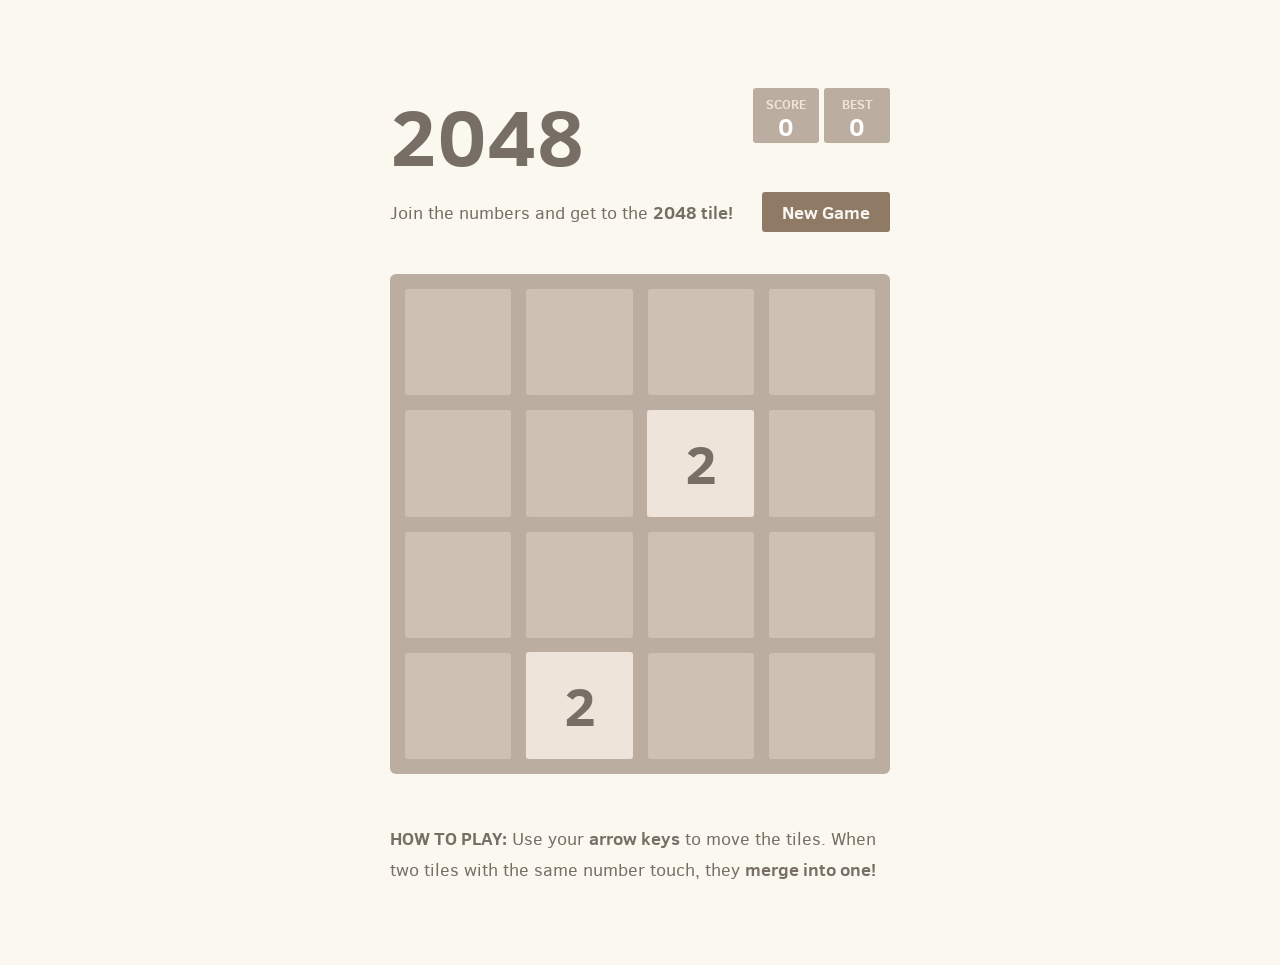
<file: 2048/index.html>
<!DOCTYPE html>
<html>

<head>
  <meta charset="utf-8">
  <title>2048</title>

  <link href="style/main.css" rel="stylesheet" type="text/css">
  <link rel="shortcut icon" href="favicon.ico">
  <link rel="apple-touch-icon" href="meta/apple-touch-icon.png">
  <link rel="apple-touch-startup-image" href="meta/apple-touch-startup-image-640x1096.png" media="(device-width: 320px) and (device-height: 568px) and (-webkit-device-pixel-ratio: 2)"> <!-- iPhone 5+ -->
  <link rel="apple-touch-startup-image" href="meta/apple-touch-startup-image-640x920.png"  media="(device-width: 320px) and (device-height: 480px) and (-webkit-device-pixel-ratio: 2)"> <!-- iPhone, retina -->
  <meta name="apple-mobile-web-app-capable" content="yes">
  <meta name="apple-mobile-web-app-status-bar-style" content="black">

  <meta name="HandheldFriendly" content="True">
  <meta name="MobileOptimized" content="320">
  <meta name="viewport" content="width=device-width, target-densitydpi=160dpi, initial-scale=1.0, maximum-scale=1, user-scalable=no, minimal-ui">
</head>
<body>
  <div class="container">
    <div class="heading">
      <h1 class="title">2048</h1>
      <div class="scores-container">
        <div class="score-container">0</div>
        <div class="best-container">0</div>
      </div>
    </div>

    <div class="above-game">
      <p class="game-intro">Join the numbers and get to the <strong>2048 tile!</strong></p>
      <a class="restart-button">New Game</a>
    </div>

    <div class="game-container">
      <div class="game-message">
        <p></p>
        <div class="lower">
	        <a class="keep-playing-button">Keep going</a>
          <a class="retry-button">Try again</a>
        </div>
      </div>

      <div class="grid-container">
        <div class="grid-row">
          <div class="grid-cell"></div>
          <div class="grid-cell"></div>
          <div class="grid-cell"></div>
          <div class="grid-cell"></div>
        </div>
        <div class="grid-row">
          <div class="grid-cell"></div>
          <div class="grid-cell"></div>
          <div class="grid-cell"></div>
          <div class="grid-cell"></div>
        </div>
        <div class="grid-row">
          <div class="grid-cell"></div>
          <div class="grid-cell"></div>
          <div class="grid-cell"></div>
          <div class="grid-cell"></div>
        </div>
        <div class="grid-row">
          <div class="grid-cell"></div>
          <div class="grid-cell"></div>
          <div class="grid-cell"></div>
          <div class="grid-cell"></div>
        </div>
      </div>

      <div class="tile-container">

      </div>
    </div>

    <p class="game-explanation">
      <strong class="important">How to play:</strong> Use your <strong>arrow keys</strong> to move the tiles. When two tiles with the same number touch, they <strong>merge into one!</strong>
    </p>
  </div>

  <script src="js/bind_polyfill.js"></script>
  <script src="js/classlist_polyfill.js"></script>
  <script src="js/animframe_polyfill.js"></script>
  <script src="js/keyboard_input_manager.js"></script>
  <script src="js/html_actuator.js"></script>
  <script src="js/grid.js"></script>
  <script src="js/tile.js"></script>
  <script src="js/local_storage_manager.js"></script>
  <script src="js/game_manager.js"></script>
  <script src="js/application.js"></script>
</body>

</html>
</file>
<file: 2048/style/main.css>
@import url(fonts/clear-sans.css);
html, body {
  margin: 0;
  padding: 0;
  background: #faf8ef;
  color: #776e65;
  font-family: "Clear Sans", "Helvetica Neue", Arial, sans-serif;
  font-size: 18px; }

body {
  margin: 80px 0; }

.heading:after {
  content: "";
  display: block;
  clear: both; }

h1.title {
  font-size: 80px;
  font-weight: bold;
  margin: 0;
  display: block;
  float: left; }

@-webkit-keyframes move-up {
  0% {
    top: 25px;
    opacity: 1; }

  100% {
    top: -50px;
    opacity: 0; } }
@-moz-keyframes move-up {
  0% {
    top: 25px;
    opacity: 1; }

  100% {
    top: -50px;
    opacity: 0; } }
@keyframes move-up {
  0% {
    top: 25px;
    opacity: 1; }

  100% {
    top: -50px;
    opacity: 0; } }
.scores-container {
  float: right;
  text-align: right; }

.score-container, .best-container {
  position: relative;
  display: inline-block;
  background: #bbada0;
  padding: 15px 25px;
  font-size: 25px;
  height: 25px;
  line-height: 47px;
  font-weight: bold;
  border-radius: 3px;
  color: white;
  margin-top: 8px;
  text-align: center; }
  .score-container:after, .best-container:after {
    position: absolute;
    width: 100%;
    top: 10px;
    left: 0;
    text-transform: uppercase;
    font-size: 13px;
    line-height: 13px;
    text-align: center;
    color: #eee4da; }
  .score-container .score-addition, .best-container .score-addition {
    position: absolute;
    right: 30px;
    color: red;
    font-size: 25px;
    line-height: 25px;
    font-weight: bold;
    color: rgba(119, 110, 101, 0.9);
    z-index: 100;
    -webkit-animation: move-up 600ms ease-in;
    -moz-animation: move-up 600ms ease-in;
    animation: move-up 600ms ease-in;
    -webkit-animation-fill-mode: both;
    -moz-animation-fill-mode: both;
    animation-fill-mode: both; }

.score-container:after {
  content: "Score"; }

.best-container:after {
  content: "Best"; }

p {
  margin-top: 0;
  margin-bottom: 10px;
  line-height: 1.65; }

a {
  color: #776e65;
  font-weight: bold;
  text-decoration: underline;
  cursor: pointer; }

strong.important {
  text-transform: uppercase; }

hr {
  border: none;
  border-bottom: 1px solid #d8d4d0;
  margin-top: 20px;
  margin-bottom: 30px; }

.container {
  width: 500px;
  margin: 0 auto; }

@-webkit-keyframes fade-in {
  0% {
    opacity: 0; }

  100% {
    opacity: 1; } }
@-moz-keyframes fade-in {
  0% {
    opacity: 0; }

  100% {
    opacity: 1; } }
@keyframes fade-in {
  0% {
    opacity: 0; }

  100% {
    opacity: 1; } }
.game-container {
  margin-top: 40px;
  position: relative;
  padding: 15px;
  cursor: default;
  -webkit-touch-callout: none;
  -ms-touch-callout: none;
  -webkit-user-select: none;
  -moz-user-select: none;
  -ms-user-select: none;
  -ms-touch-action: none;
  touch-action: none;
  background: #bbada0;
  border-radius: 6px;
  width: 500px;
  height: 500px;
  -webkit-box-sizing: border-box;
  -moz-box-sizing: border-box;
  box-sizing: border-box; }
  .game-container .game-message {
    display: none;
    position: absolute;
    top: 0;
    right: 0;
    bottom: 0;
    left: 0;
    background: rgba(238, 228, 218, 0.5);
    z-index: 100;
    text-align: center;
    -webkit-animation: fade-in 800ms ease 1200ms;
    -moz-animation: fade-in 800ms ease 1200ms;
    animation: fade-in 800ms ease 1200ms;
    -webkit-animation-fill-mode: both;
    -moz-animation-fill-mode: both;
    animation-fill-mode: both; }
    .game-container .game-message p {
      font-size: 60px;
      font-weight: bold;
      height: 60px;
      line-height: 60px;
      margin-top: 222px; }
    .game-container .game-message .lower {
      display: block;
      margin-top: 59px; }
    .game-container .game-message a {
      display: inline-block;
      background: #8f7a66;
      border-radius: 3px;
      padding: 0 20px;
      text-decoration: none;
      color: #f9f6f2;
      height: 40px;
      line-height: 42px;
      margin-left: 9px; }
      .game-container .game-message a.keep-playing-button {
        display: none; }
    .game-container .game-message.game-won {
      background: rgba(237, 194, 46, 0.5);
      color: #f9f6f2; }
      .game-container .game-message.game-won a.keep-playing-button {
        display: inline-block; }
    .game-container .game-message.game-won, .game-container .game-message.game-over {
      display: block; }

.grid-container {
  position: absolute;
  z-index: 1; }

.grid-row {
  margin-bottom: 15px; }
  .grid-row:last-child {
    margin-bottom: 0; }
  .grid-row:after {
    content: "";
    display: block;
    clear: both; }

.grid-cell {
  width: 106.25px;
  height: 106.25px;
  margin-right: 15px;
  float: left;
  border-radius: 3px;
  background: rgba(238, 228, 218, 0.35); }
  .grid-cell:last-child {
    margin-right: 0; }

.tile-container {
  position: absolute;
  z-index: 2; }

.tile, .tile .tile-inner {
  width: 107px;
  height: 107px;
  line-height: 107px; }
.tile.tile-position-1-1 {
  -webkit-transform: translate(0px, 0px);
  -moz-transform: translate(0px, 0px);
  -ms-transform: translate(0px, 0px);
  transform: translate(0px, 0px); }
.tile.tile-position-1-2 {
  -webkit-transform: translate(0px, 121px);
  -moz-transform: translate(0px, 121px);
  -ms-transform: translate(0px, 121px);
  transform: translate(0px, 121px); }
.tile.tile-position-1-3 {
  -webkit-transform: translate(0px, 242px);
  -moz-transform: translate(0px, 242px);
  -ms-transform: translate(0px, 242px);
  transform: translate(0px, 242px); }
.tile.tile-position-1-4 {
  -webkit-transform: translate(0px, 363px);
  -moz-transform: translate(0px, 363px);
  -ms-transform: translate(0px, 363px);
  transform: translate(0px, 363px); }
.tile.tile-position-2-1 {
  -webkit-transform: translate(121px, 0px);
  -moz-transform: translate(121px, 0px);
  -ms-transform: translate(121px, 0px);
  transform: translate(121px, 0px); }
.tile.tile-position-2-2 {
  -webkit-transform: translate(121px, 121px);
  -moz-transform: translate(121px, 121px);
  -ms-transform: translate(121px, 121px);
  transform: translate(121px, 121px); }
.tile.tile-position-2-3 {
  -webkit-transform: translate(121px, 242px);
  -moz-transform: translate(121px, 242px);
  -ms-transform: translate(121px, 242px);
  transform: translate(121px, 242px); }
.tile.tile-position-2-4 {
  -webkit-transform: translate(121px, 363px);
  -moz-transform: translate(121px, 363px);
  -ms-transform: translate(121px, 363px);
  transform: translate(121px, 363px); }
.tile.tile-position-3-1 {
  -webkit-transform: translate(242px, 0px);
  -moz-transform: translate(242px, 0px);
  -ms-transform: translate(242px, 0px);
  transform: translate(242px, 0px); }
.tile.tile-position-3-2 {
  -webkit-transform: translate(242px, 121px);
  -moz-transform: translate(242px, 121px);
  -ms-transform: translate(242px, 121px);
  transform: translate(242px, 121px); }
.tile.tile-position-3-3 {
  -webkit-transform: translate(242px, 242px);
  -moz-transform: translate(242px, 242px);
  -ms-transform: translate(242px, 242px);
  transform: translate(242px, 242px); }
.tile.tile-position-3-4 {
  -webkit-transform: translate(242px, 363px);
  -moz-transform: translate(242px, 363px);
  -ms-transform: translate(242px, 363px);
  transform: translate(242px, 363px); }
.tile.tile-position-4-1 {
  -webkit-transform: translate(363px, 0px);
  -moz-transform: translate(363px, 0px);
  -ms-transform: translate(363px, 0px);
  transform: translate(363px, 0px); }
.tile.tile-position-4-2 {
  -webkit-transform: translate(363px, 121px);
  -moz-transform: translate(363px, 121px);
  -ms-transform: translate(363px, 121px);
  transform: translate(363px, 121px); }
.tile.tile-position-4-3 {
  -webkit-transform: translate(363px, 242px);
  -moz-transform: translate(363px, 242px);
  -ms-transform: translate(363px, 242px);
  transform: translate(363px, 242px); }
.tile.tile-position-4-4 {
  -webkit-transform: translate(363px, 363px);
  -moz-transform: translate(363px, 363px);
  -ms-transform: translate(363px, 363px);
  transform: translate(363px, 363px); }

.tile {
  position: absolute;
  -webkit-transition: 100ms ease-in-out;
  -moz-transition: 100ms ease-in-out;
  transition: 100ms ease-in-out;
  -webkit-transition-property: -webkit-transform;
  -moz-transition-property: -moz-transform;
  transition-property: transform; }
  .tile .tile-inner {
    border-radius: 3px;
    background: #eee4da;
    text-align: center;
    font-weight: bold;
    z-index: 10;
    font-size: 55px; }
  .tile.tile-2 .tile-inner {
    background: #eee4da;
    box-shadow: 0 0 30px 10px rgba(243, 215, 116, 0), inset 0 0 0 1px rgba(255, 255, 255, 0); }
  .tile.tile-4 .tile-inner {
    background: #ede0c8;
    box-shadow: 0 0 30px 10px rgba(243, 215, 116, 0), inset 0 0 0 1px rgba(255, 255, 255, 0); }
  .tile.tile-8 .tile-inner {
    color: #f9f6f2;
    background: #f2b179; }
  .tile.tile-16 .tile-inner {
    color: #f9f6f2;
    background: #f59563; }
  .tile.tile-32 .tile-inner {
    color: #f9f6f2;
    background: #f67c5f; }
  .tile.tile-64 .tile-inner {
    color: #f9f6f2;
    background: #f65e3b; }
  .tile.tile-128 .tile-inner {
    color: #f9f6f2;
    background: #edcf72;
    box-shadow: 0 0 30px 10px rgba(243, 215, 116, 0.2381), inset 0 0 0 1px rgba(255, 255, 255, 0.14286);
    font-size: 45px; }
    @media screen and (max-width: 520px) {
      .tile.tile-128 .tile-inner {
        font-size: 25px; } }
  .tile.tile-256 .tile-inner {
    color: #f9f6f2;
    background: #edcc61;
    box-shadow: 0 0 30px 10px rgba(243, 215, 116, 0.31746), inset 0 0 0 1px rgba(255, 255, 255, 0.19048);
    font-size: 45px; }
    @media screen and (max-width: 520px) {
      .tile.tile-256 .tile-inner {
        font-size: 25px; } }
  .tile.tile-512 .tile-inner {
    color: #f9f6f2;
    background: #edc850;
    box-shadow: 0 0 30px 10px rgba(243, 215, 116, 0.39683), inset 0 0 0 1px rgba(255, 255, 255, 0.2381);
    font-size: 45px; }
    @media screen and (max-width: 520px) {
      .tile.tile-512 .tile-inner {
        font-size: 25px; } }
  .tile.tile-1024 .tile-inner {
    color: #f9f6f2;
    background: #edc53f;
    box-shadow: 0 0 30px 10px rgba(243, 215, 116, 0.47619), inset 0 0 0 1px rgba(255, 255, 255, 0.28571);
    font-size: 35px; }
    @media screen and (max-width: 520px) {
      .tile.tile-1024 .tile-inner {
        font-size: 15px; } }
  .tile.tile-2048 .tile-inner {
    color: #f9f6f2;
    background: #edc22e;
    box-shadow: 0 0 30px 10px rgba(243, 215, 116, 0.55556), inset 0 0 0 1px rgba(255, 255, 255, 0.33333);
    font-size: 35px; }
    @media screen and (max-width: 520px) {
      .tile.tile-2048 .tile-inner {
        font-size: 15px; } }
  .tile.tile-super .tile-inner {
    color: #f9f6f2;
    background: #3c3a32;
    font-size: 30px; }
    @media screen and (max-width: 520px) {
      .tile.tile-super .tile-inner {
        font-size: 10px; } }

@-webkit-keyframes appear {
  0% {
    opacity: 0;
    -webkit-transform: scale(0);
    -moz-transform: scale(0);
    -ms-transform: scale(0);
    transform: scale(0); }

  100% {
    opacity: 1;
    -webkit-transform: scale(1);
    -moz-transform: scale(1);
    -ms-transform: scale(1);
    transform: scale(1); } }
@-moz-keyframes appear {
  0% {
    opacity: 0;
    -webkit-transform: scale(0);
    -moz-transform: scale(0);
    -ms-transform: scale(0);
    transform: scale(0); }

  100% {
    opacity: 1;
    -webkit-transform: scale(1);
    -moz-transform: scale(1);
    -ms-transform: scale(1);
    transform: scale(1); } }
@keyframes appear {
  0% {
    opacity: 0;
    -webkit-transform: scale(0);
    -moz-transform: scale(0);
    -ms-transform: scale(0);
    transform: scale(0); }

  100% {
    opacity: 1;
    -webkit-transform: scale(1);
    -moz-transform: scale(1);
    -ms-transform: scale(1);
    transform: scale(1); } }
.tile-new .tile-inner {
  -webkit-animation: appear 200ms ease 100ms;
  -moz-animation: appear 200ms ease 100ms;
  animation: appear 200ms ease 100ms;
  -webkit-animation-fill-mode: backwards;
  -moz-animation-fill-mode: backwards;
  animation-fill-mode: backwards; }

@-webkit-keyframes pop {
  0% {
    -webkit-transform: scale(0);
    -moz-transform: scale(0);
    -ms-transform: scale(0);
    transform: scale(0); }

  50% {
    -webkit-transform: scale(1.2);
    -moz-transform: scale(1.2);
    -ms-transform: scale(1.2);
    transform: scale(1.2); }

  100% {
    -webkit-transform: scale(1);
    -moz-transform: scale(1);
    -ms-transform: scale(1);
    transform: scale(1); } }
@-moz-keyframes pop {
  0% {
    -webkit-transform: scale(0);
    -moz-transform: scale(0);
    -ms-transform: scale(0);
    transform: scale(0); }

  50% {
    -webkit-transform: scale(1.2);
    -moz-transform: scale(1.2);
    -ms-transform: scale(1.2);
    transform: scale(1.2); }

  100% {
    -webkit-transform: scale(1);
    -moz-transform: scale(1);
    -ms-transform: scale(1);
    transform: scale(1); } }
@keyframes pop {
  0% {
    -webkit-transform: scale(0);
    -moz-transform: scale(0);
    -ms-transform: scale(0);
    transform: scale(0); }

  50% {
    -webkit-transform: scale(1.2);
    -moz-transform: scale(1.2);
    -ms-transform: scale(1.2);
    transform: scale(1.2); }

  100% {
    -webkit-transform: scale(1);
    -moz-transform: scale(1);
    -ms-transform: scale(1);
    transform: scale(1); } }
.tile-merged .tile-inner {
  z-index: 20;
  -webkit-animation: pop 200ms ease 100ms;
  -moz-animation: pop 200ms ease 100ms;
  animation: pop 200ms ease 100ms;
  -webkit-animation-fill-mode: backwards;
  -moz-animation-fill-mode: backwards;
  animation-fill-mode: backwards; }

.above-game:after {
  content: "";
  display: block;
  clear: both; }

.game-intro {
  float: left;
  line-height: 42px;
  margin-bottom: 0; }

.restart-button {
  display: inline-block;
  background: #8f7a66;
  border-radius: 3px;
  padding: 0 20px;
  text-decoration: none;
  color: #f9f6f2;
  height: 40px;
  line-height: 42px;
  display: block;
  text-align: center;
  float: right; }

.game-explanation {
  margin-top: 50px; }

@media screen and (max-width: 520px) {
  html, body {
    font-size: 15px; }

  body {
    margin: 20px 0;
    padding: 0 20px; }

  h1.title {
    font-size: 27px;
    margin-top: 15px; }

  .container {
    width: 280px;
    margin: 0 auto; }

  .score-container, .best-container {
    margin-top: 0;
    padding: 15px 10px;
    min-width: 40px; }

  .heading {
    margin-bottom: 10px; }

  .game-intro {
    width: 55%;
    display: block;
    box-sizing: border-box;
    line-height: 1.65; }

  .restart-button {
    width: 42%;
    padding: 0;
    display: block;
    box-sizing: border-box;
    margin-top: 2px; }

  .game-container {
    margin-top: 17px;
    position: relative;
    padding: 10px;
    cursor: default;
    -webkit-touch-callout: none;
    -ms-touch-callout: none;
    -webkit-user-select: none;
    -moz-user-select: none;
    -ms-user-select: none;
    -ms-touch-action: none;
    touch-action: none;
    background: #bbada0;
    border-radius: 6px;
    width: 280px;
    height: 280px;
    -webkit-box-sizing: border-box;
    -moz-box-sizing: border-box;
    box-sizing: border-box; }
    .game-container .game-message {
      display: none;
      position: absolute;
      top: 0;
      right: 0;
      bottom: 0;
      left: 0;
      background: rgba(238, 228, 218, 0.5);
      z-index: 100;
      text-align: center;
      -webkit-animation: fade-in 800ms ease 1200ms;
      -moz-animation: fade-in 800ms ease 1200ms;
      animation: fade-in 800ms ease 1200ms;
      -webkit-animation-fill-mode: both;
      -moz-animation-fill-mode: both;
      animation-fill-mode: both; }
      .game-container .game-message p {
        font-size: 60px;
        font-weight: bold;
        height: 60px;
        line-height: 60px;
        margin-top: 222px; }
      .game-container .game-message .lower {
        display: block;
        margin-top: 59px; }
      .game-container .game-message a {
        display: inline-block;
        background: #8f7a66;
        border-radius: 3px;
        padding: 0 20px;
        text-decoration: none;
        color: #f9f6f2;
        height: 40px;
        line-height: 42px;
        margin-left: 9px; }
        .game-container .game-message a.keep-playing-button {
          display: none; }
      .game-container .game-message.game-won {
        background: rgba(237, 194, 46, 0.5);
        color: #f9f6f2; }
        .game-container .game-message.game-won a.keep-playing-button {
          display: inline-block; }
      .game-container .game-message.game-won, .game-container .game-message.game-over {
        display: block; }

  .grid-container {
    position: absolute;
    z-index: 1; }

  .grid-row {
    margin-bottom: 10px; }
    .grid-row:last-child {
      margin-bottom: 0; }
    .grid-row:after {
      content: "";
      display: block;
      clear: both; }

  .grid-cell {
    width: 57.5px;
    height: 57.5px;
    margin-right: 10px;
    float: left;
    border-radius: 3px;
    background: rgba(238, 228, 218, 0.35); }
    .grid-cell:last-child {
      margin-right: 0; }

  .tile-container {
    position: absolute;
    z-index: 2; }

  .tile, .tile .tile-inner {
    width: 58px;
    height: 58px;
    line-height: 58px; }
  .tile.tile-position-1-1 {
    -webkit-transform: translate(0px, 0px);
    -moz-transform: translate(0px, 0px);
    -ms-transform: translate(0px, 0px);
    transform: translate(0px, 0px); }
  .tile.tile-position-1-2 {
    -webkit-transform: translate(0px, 67px);
    -moz-transform: translate(0px, 67px);
    -ms-transform: translate(0px, 67px);
    transform: translate(0px, 67px); }
  .tile.tile-position-1-3 {
    -webkit-transform: translate(0px, 135px);
    -moz-transform: translate(0px, 135px);
    -ms-transform: translate(0px, 135px);
    transform: translate(0px, 135px); }
  .tile.tile-position-1-4 {
    -webkit-transform: translate(0px, 202px);
    -moz-transform: translate(0px, 202px);
    -ms-transform: translate(0px, 202px);
    transform: translate(0px, 202px); }
  .tile.tile-position-2-1 {
    -webkit-transform: translate(67px, 0px);
    -moz-transform: translate(67px, 0px);
    -ms-transform: translate(67px, 0px);
    transform: translate(67px, 0px); }
  .tile.tile-position-2-2 {
    -webkit-transform: translate(67px, 67px);
    -moz-transform: translate(67px, 67px);
    -ms-transform: translate(67px, 67px);
    transform: translate(67px, 67px); }
  .tile.tile-position-2-3 {
    -webkit-transform: translate(67px, 135px);
    -moz-transform: translate(67px, 135px);
    -ms-transform: translate(67px, 135px);
    transform: translate(67px, 135px); }
  .tile.tile-position-2-4 {
    -webkit-transform: translate(67px, 202px);
    -moz-transform: translate(67px, 202px);
    -ms-transform: translate(67px, 202px);
    transform: translate(67px, 202px); }
  .tile.tile-position-3-1 {
    -webkit-transform: translate(135px, 0px);
    -moz-transform: translate(135px, 0px);
    -ms-transform: translate(135px, 0px);
    transform: translate(135px, 0px); }
  .tile.tile-position-3-2 {
    -webkit-transform: translate(135px, 67px);
    -moz-transform: translate(135px, 67px);
    -ms-transform: translate(135px, 67px);
    transform: translate(135px, 67px); }
  .tile.tile-position-3-3 {
    -webkit-transform: translate(135px, 135px);
    -moz-transform: translate(135px, 135px);
    -ms-transform: translate(135px, 135px);
    transform: translate(135px, 135px); }
  .tile.tile-position-3-4 {
    -webkit-transform: translate(135px, 202px);
    -moz-transform: translate(135px, 202px);
    -ms-transform: translate(135px, 202px);
    transform: translate(135px, 202px); }
  .tile.tile-position-4-1 {
    -webkit-transform: translate(202px, 0px);
    -moz-transform: translate(202px, 0px);
    -ms-transform: translate(202px, 0px);
    transform: translate(202px, 0px); }
  .tile.tile-position-4-2 {
    -webkit-transform: translate(202px, 67px);
    -moz-transform: translate(202px, 67px);
    -ms-transform: translate(202px, 67px);
    transform: translate(202px, 67px); }
  .tile.tile-position-4-3 {
    -webkit-transform: translate(202px, 135px);
    -moz-transform: translate(202px, 135px);
    -ms-transform: translate(202px, 135px);
    transform: translate(202px, 135px); }
  .tile.tile-position-4-4 {
    -webkit-transform: translate(202px, 202px);
    -moz-transform: translate(202px, 202px);
    -ms-transform: translate(202px, 202px);
    transform: translate(202px, 202px); }

  .tile .tile-inner {
    font-size: 35px; }

  .game-message p {
    font-size: 30px !important;
    height: 30px !important;
    line-height: 30px !important;
    margin-top: 90px !important; }
  .game-message .lower {
    margin-top: 30px !important; } }
</file>
